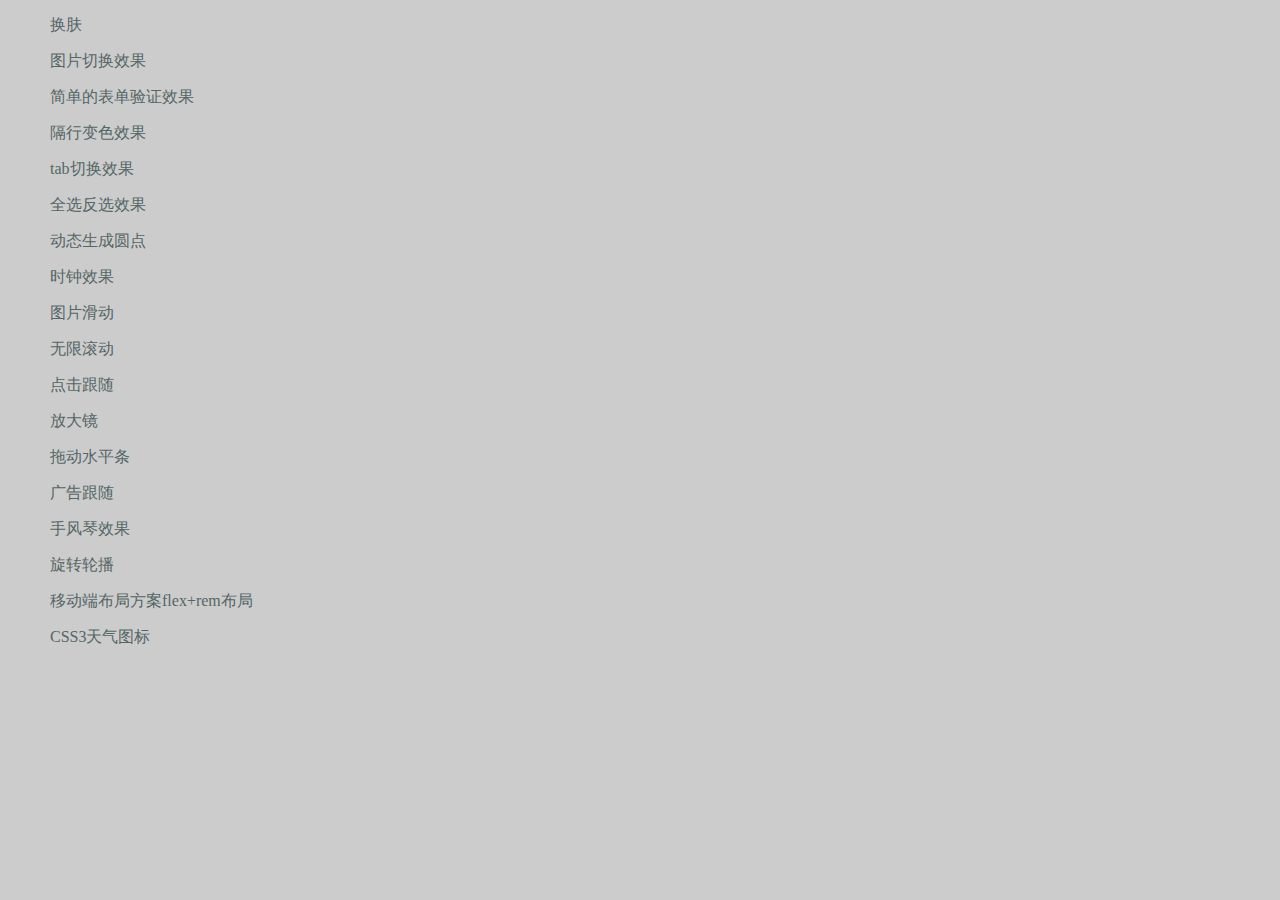
<file: index.html>
<!doctype html>
<html lang="en">
<head>
    <meta charset="UTF-8">
    <title>Document</title>
    <style>
        *{
            margin: 0;
            padding: 0;
            background-color: #ccc;
        }
        a{
            display: block;
            text-decoration: none;
            color: #566;
            margin-left: 50px;
            margin-top: 15px;
        }
        a:hover{
            color: #888;
        }
    </style>
</head>
<body>
    <a href="index/demo.html">换肤</a>
    <a href="index/demo1.html">图片切换效果</a>
    <a href="index/demo2.html">简单的表单验证效果</a>
    <a href="index/demo3.html">隔行变色效果</a>
    <a href="index/demo4.html">tab切换效果</a>
    <a href="index/demo5.html">全选反选效果</a>
    <a href="index/demo6.html">动态生成圆点</a>
    <a href="index/demo7.html">时钟效果</a>
    <a href="index/demo8.html">图片滑动</a>
    <a href="index/demo9.html">无限滚动</a>
    <a href="index/demo10.html">点击跟随</a>
    <a href="index/demo11.html">放大镜</a>
    <a href="index/demo12.html">拖动水平条</a>
    <a href="index/demo13.html">广告跟随</a>
    <a href="index/demo14.html">手风琴效果</a>
    <a href="index/demo15.html">旋转轮播</a>
    <a href="index/demo16.html">移动端布局方案flex+rem布局</a>
    <a href="index/demo17.html">CSS3天气图标</a>
</body>
</html>
</file>
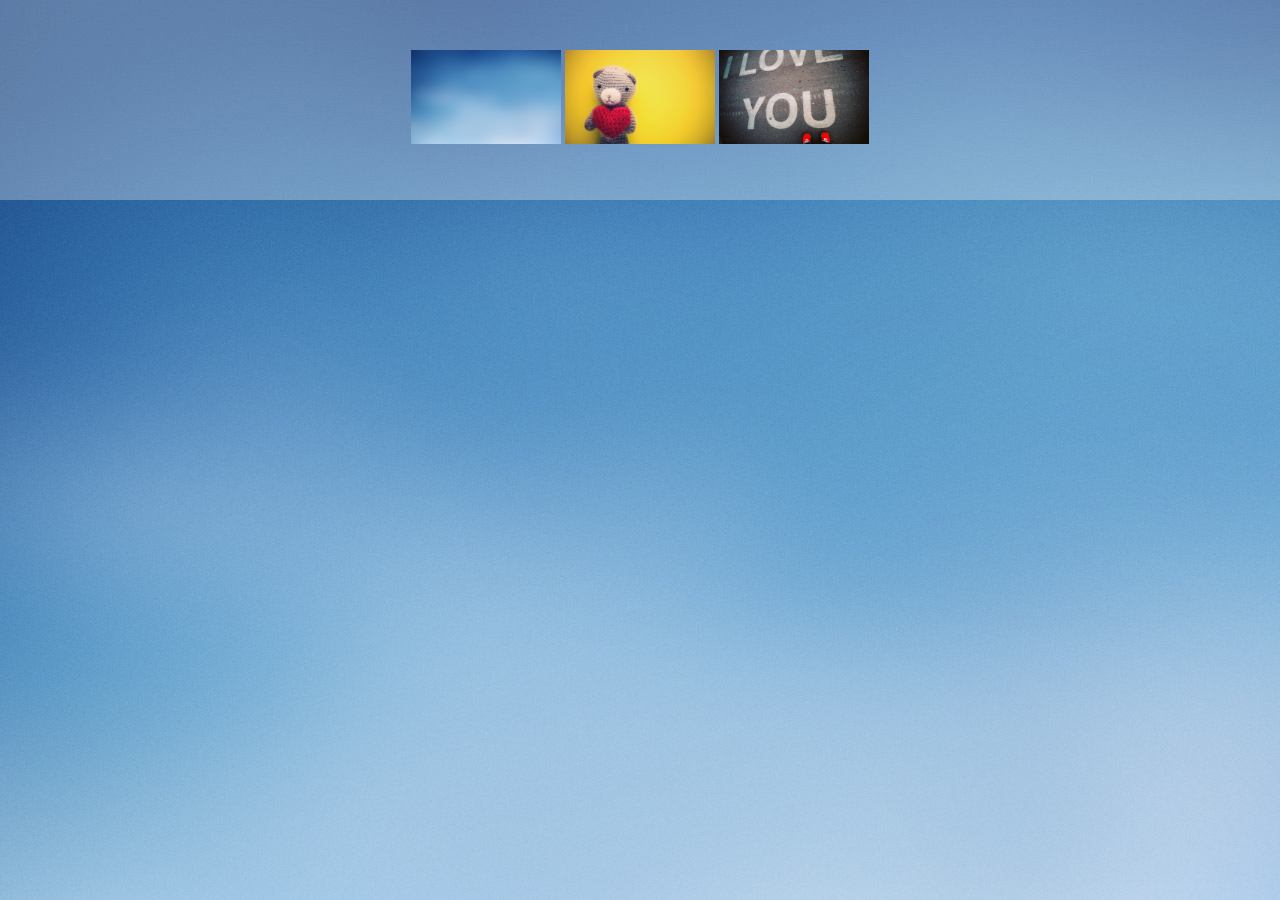
<file: index/demo.html>
<!DOCTYPE html>
<html>
<head lang="en">
    <meta charset="UTF-8">
    <title></title>
    <style>
        *{margin:0;padding:0}
        body {
            background: url(../images/1.jpg) top center;
        }
        .box {
            height: 150px;
            background: rgba(255,255,255,.3);
            text-align: center;
            padding-top:50px;
        }
        .box img {
            cursor: pointer;
        }
    </style>
    <script>
        window.onload = function(){
            /*要做事，先找人*/
            var pic1 = document.getElementById("pic1");
            var pic2 = document.getElementById("pic2");
            var pic3 = document.getElementById("pic3");
            pic1.onclick = function(){
                document.body.style.backgroundImage = "url(../images/1.jpg)";
            }
            pic2.onclick = function(){
                document.body.style.backgroundImage = "url(../images/2.jpg)";
            }
            pic3.onclick = function(){
                document.body.style.backgroundImage = "url(../images/3.jpg)";
            }
        }
    </script>
</head>
<body>
<div class="box">
    <img src="../images/1.jpg" alt="" width="150" id="pic1"/>
    <img src="../images/2.jpg" alt="" width="150" id="pic2"/>
    <img src="../images/3.jpg" alt="" width="150" id="pic3"/>
</div>
</body>
</html>
</file>
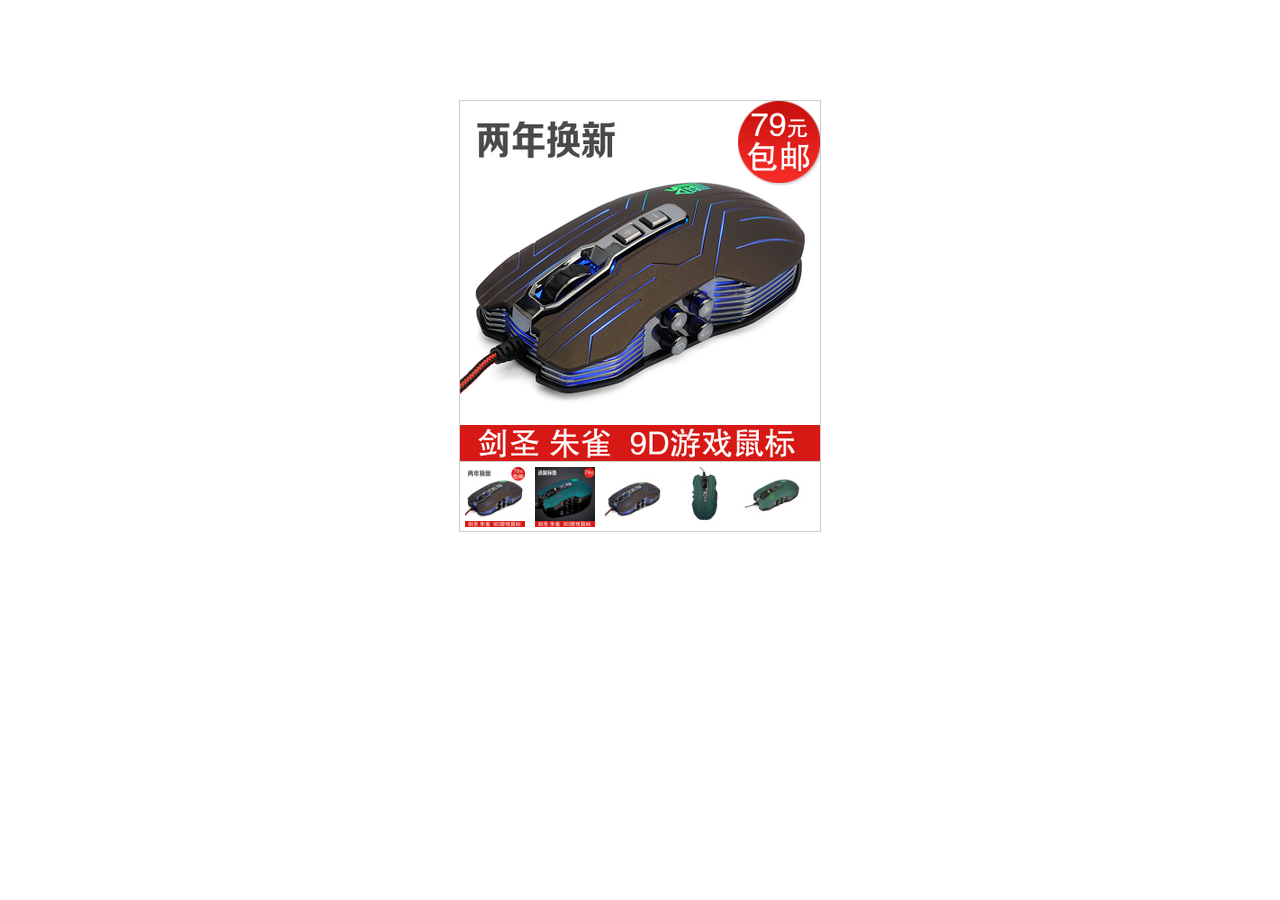
<file: index/demo1.html>
<!DOCTYPE html>
<html>
<head lang="en">
    <meta charset="UTF-8">
    <title></title>
    <style>
        *{margin:0;padding:0;}
        ul{list-style:none;}
        #box {
            height: 70px;
            width: 360px;
            padding-top: 360px;
            border:1px solid #ccc;
            margin:100px auto;
            overflow: hidden;
            background: url(../images/01big.jpg) no-repeat;
        }
        #box ul{
            overflow: hidden;
            border-top:1px solid #ccc;
        }
        #box li {
            float: left;
        }
    </style>
    <script>
        window.onload = function(){
           /*  一共有五组   这些有哪些相同的部分：
              鼠标经过   背景更换图片    我们可以吧这两个放到一个函数里面 重复使用就可以*/
            //事件源    li   事件  鼠标经过   事件处理程序   box 更换背景
          /*  var li02 = document.getElementById("li02");
            var box = document.getElementById("box");
            li02.onmouseover = function(){
                box.style.backgroundImage = "url(../images/02big.jpg)";
            }
            var li01 = document.getElementById("li01");
            var box = document.getElementById("box");
            li01.onmouseover = function(){
                box.style.backgroundImage = "url(../images/01big.jpg)";
            }*/
            var box = document.getElementById("box");
            function fn(liid,bg){  // 封装函数  参数的传递
                var obj = document.getElementById(liid);
                obj.onmouseover = function(){
                    box.style.backgroundImage = bg;
                }
            }
            fn("li01","url(../images/01big.jpg)"); // 实参  调用函数
            fn("li02","url(../images/02big.jpg)");
            fn("li03","url(../images/03big.jpg)");
            fn("li04","url(../images/04big.jpg)");
            fn("li05","url(../images/05big.jpg)");

        }
    </script>
</head>
<body>
<div id="box">
    <ul>
        <li id="li01"><img src="../images/01.jpg" alt=""/></li>
        <li id="li02"><img src="../images/02.jpg" alt=""/></li>
        <li id="li03"><img src="../images/03.jpg" alt=""/></li>
        <li id="li04"><img src="../images/04.jpg" alt=""/></li>
        <li id="li05"><img src="../images/05.jpg" alt=""/></li>
    </ul>
</div>
</body>
</html>
</file>
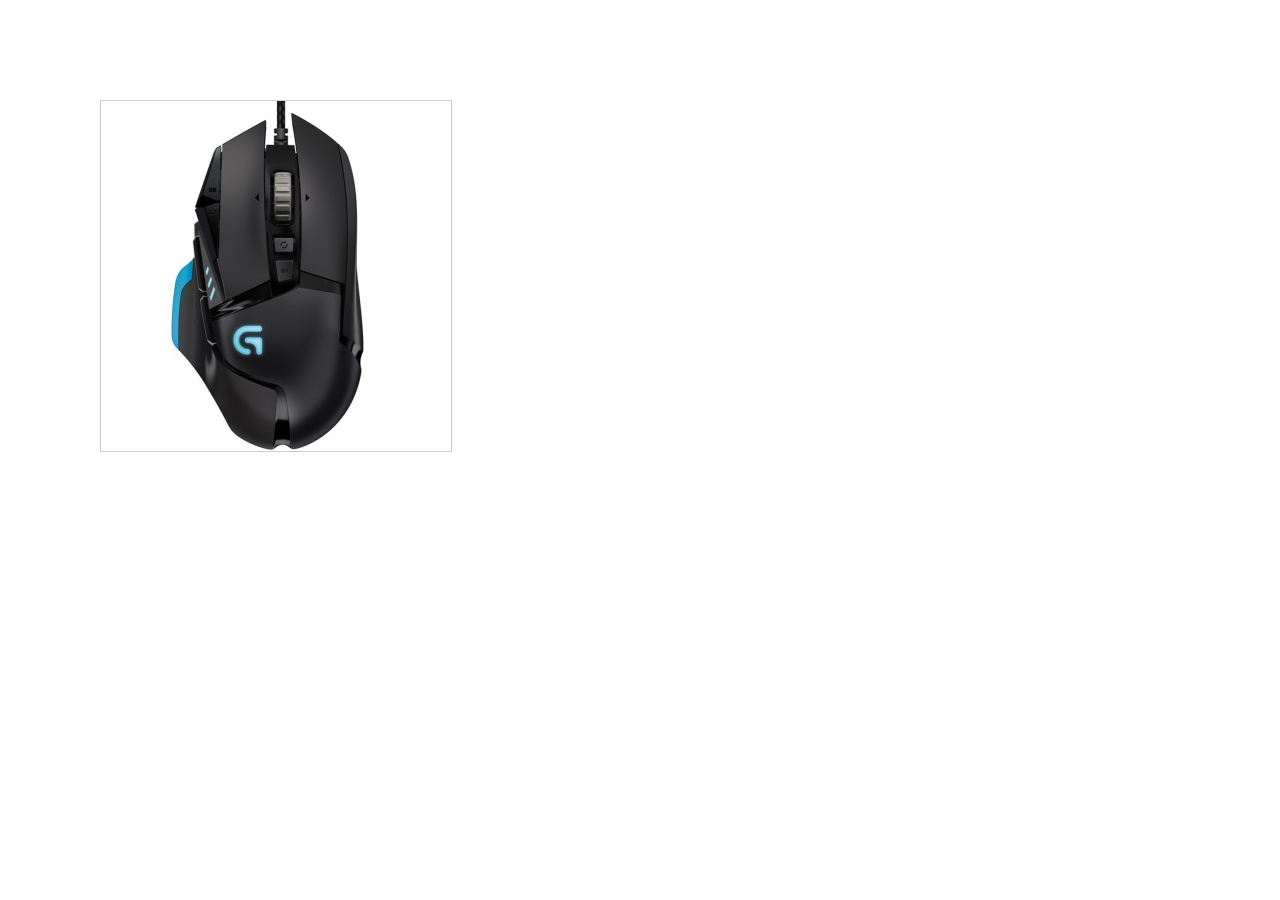
<file: index/demo11.html>
<!DOCTYPE html>
<html>
<head lang="en">
    <meta charset="UTF-8">
    <title></title>
    <style>
        * {margin: 0;padding: 0;}
        img {
            vertical-align: top;
        }
        .box {
            width: 350px;
            height: 350px;
            margin:100px;
            border: 1px solid #ccc;
            position: relative;
        }
        .big {
            width: 450px;
            height: 450px;
            position: absolute;
            top: 0;
            left: 360px;
            border: 1px solid #ccc;
            overflow: hidden;
            display: none;
        }
        .mask {
            width: 100px;
            height: 100px;
            background: rgba(255, 255, 0, 0.4);
            position: absolute;
            top: 0;
            left: 0;
            cursor: move;
            display: none;
        }
        .small {
            position: relative;
        }
        .big img {
            position: absolute;
            top: 0;
            left: 0;
        }
    </style>
</head>
<body>
<div class="box" id="fdj">
    <!--小盒子-->
    <div class="small">
        <img src="../images/001.jpg" alt=""/>
        <div class="mask"></div>
    </div>
    <div class="big">
        <img src="../images/0001.jpg" alt=""/>
    </div>
</div>
</body>
</html>
<script>
   var fdj = document.getElementById("fdj");  // 获得最大的盒子
    var small = fdj.children[0];  // 获得small 小图片 350盒子
    var big = fdj.children[1];  // 获得 大图片 800 盒子
    var mask = small.children[1];  // 小的黄色盒子
   var bigImage = big.children[0]; // 大盒子里面的图片
    small.onmouseover = function() {   // 鼠标经过显示出他们
        mask.style.display = "block";
        big.style.display = "block";
    }
    small.onmouseout = function() {
        mask.style.display = "none";
        big.style.display = "none";
    }
    //  鼠标在small 内移动
   var x = 0;
   var y = 0;
    small.onmousemove = function(event) {
        var event = event || window.event;
         x = event.clientX - this.offsetParent.offsetLeft - mask.offsetWidth /2;  // 再某个盒子内的坐标
         //alert(this.offsetLeft);
         y = event.clientY - this.offsetParent.offsetTop - mask.offsetHeight /2;
         if(x < 0)
         {
             x = 0;
         }
         else if(x > small.offsetWidth - mask.offsetWidth)
         {
             x = small.offsetWidth - mask.offsetWidth;
         }
         if(y<0)
         {
            y = 0;
         }
         else if(y > small.offsetHeight - mask.offsetHeight)
         {
             y = small.offsetHeight - mask.offsetHeight;
         }
         mask.style.left = x + "px";
         mask.style.top = y + "px";
         /*计算  ：  夫子 一顿吃 2个馒头    娇子  一顿 4个馒头
         问  夫子今天吃了 3个馒头  娇子应该吃几个？  */
         /*计算出他们的倍数   4 / 2    2倍
          3 * 2  == 6个  */
         /* 大图盒子 /  小图盒子  倍数
          我们 再小图移动的距离 *  倍数  ==  大图的位置*/
         bigImage.style.left =  -x *  big.offsetWidth /small.offsetWidth + "px";
         bigImage.style.top =  -y *  big.offsetHeight /small.offsetHeight + "px";

    }
</script>
</file>
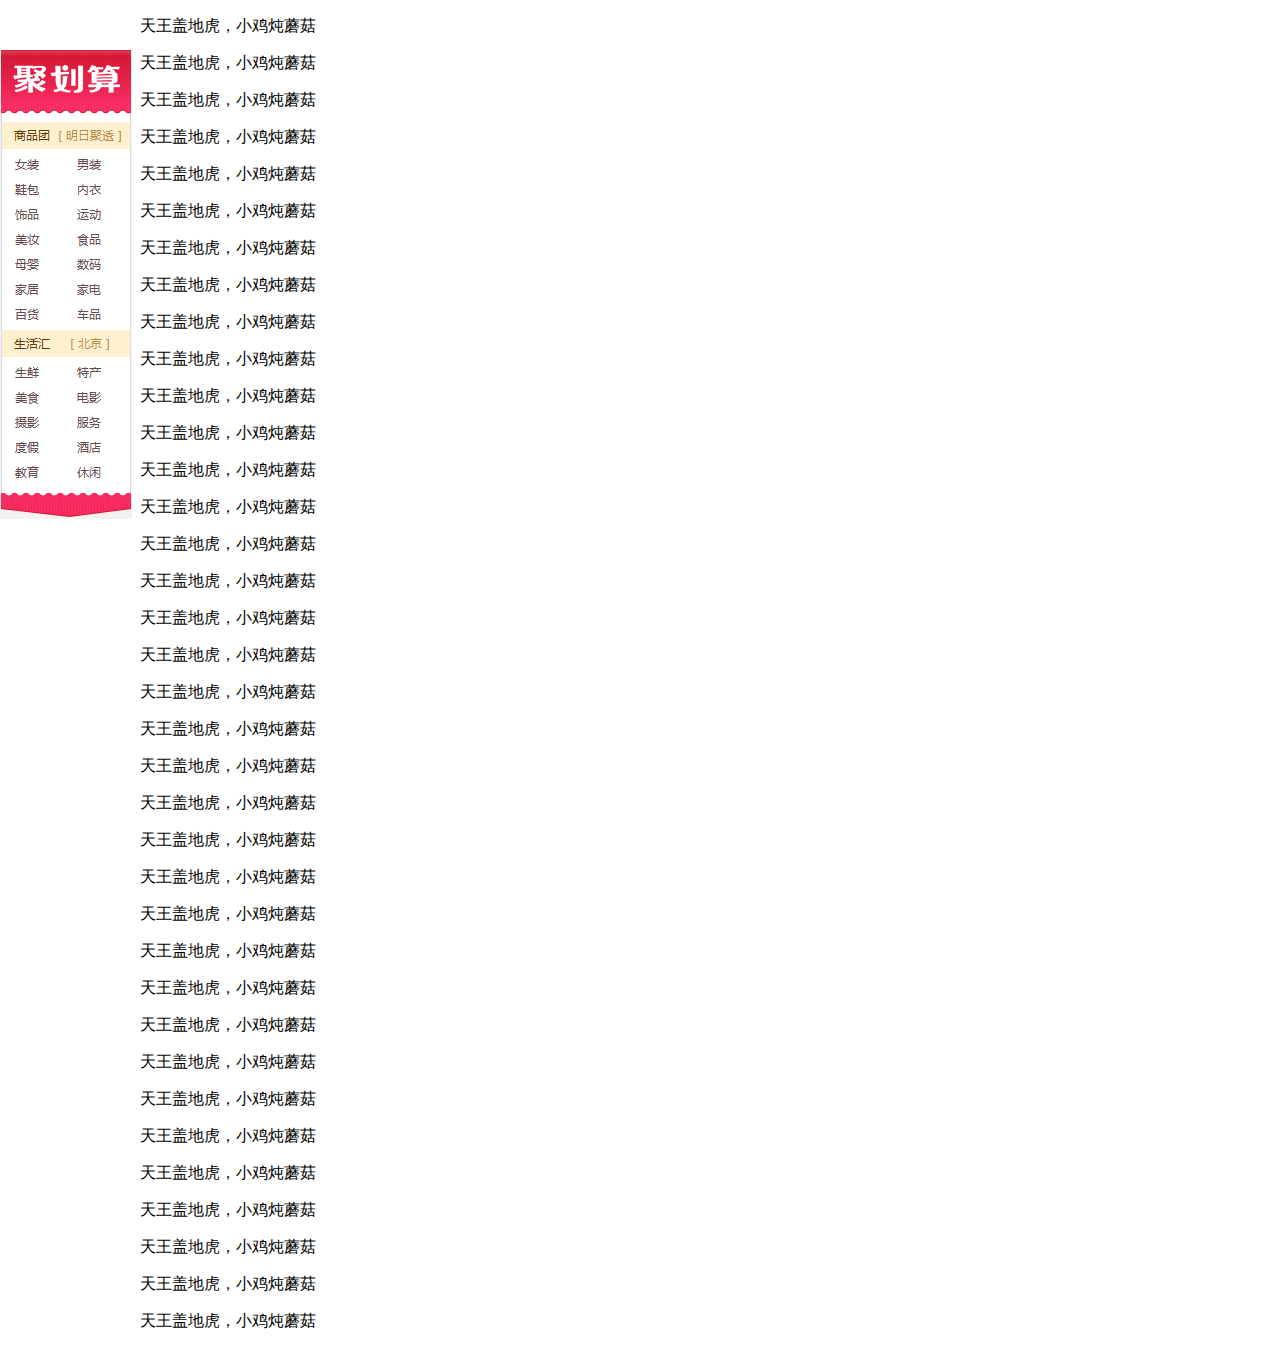
<file: index/demo13.html>
<!DOCTYPE html>
<html>
<head lang="en">
    <meta charset="UTF-8">
    <title></title>
    <style>
        img{
            position: absolute;
            left:0;
            top:50px;
        }
        #demo{
            width:1000px;
            margin:0 auto;
        }
    </style>
    <script src="my.js" type="text/javascript"></script>
    <script>
        window.onload = function() {
            var pic = $("pic");
            var leader = 0;
            var target = 0;
            var timer = null;  // 定时器
            var top = pic.offsetTop;  // 50
            window.onscroll = function() {
                clearInterval(timer);
                target = scroll().top + top;  // 把最新的 scrolltop 给  target
                timer = setInterval(function() {
                    leader = leader + (target - leader ) / 10;
                    pic.style.top = leader + 'px';
                },30)
            }
        }
    </script>
</head>
<body>
<img src="../images/aside.jpg" alt="" id="pic"/>
<div id="demo">
   <p>天王盖地虎，小鸡炖蘑菇</p>
   <p>天王盖地虎，小鸡炖蘑菇</p>
   <p>天王盖地虎，小鸡炖蘑菇</p>
   <p>天王盖地虎，小鸡炖蘑菇</p>
   <p>天王盖地虎，小鸡炖蘑菇</p>
   <p>天王盖地虎，小鸡炖蘑菇</p>
   <p>天王盖地虎，小鸡炖蘑菇</p>
   <p>天王盖地虎，小鸡炖蘑菇</p>
   <p>天王盖地虎，小鸡炖蘑菇</p>
   <p>天王盖地虎，小鸡炖蘑菇</p>
   <p>天王盖地虎，小鸡炖蘑菇</p>
   <p>天王盖地虎，小鸡炖蘑菇</p>
   <p>天王盖地虎，小鸡炖蘑菇</p>
   <p>天王盖地虎，小鸡炖蘑菇</p>
   <p>天王盖地虎，小鸡炖蘑菇</p>
   <p>天王盖地虎，小鸡炖蘑菇</p>
   <p>天王盖地虎，小鸡炖蘑菇</p>
   <p>天王盖地虎，小鸡炖蘑菇</p>
   <p>天王盖地虎，小鸡炖蘑菇</p>
   <p>天王盖地虎，小鸡炖蘑菇</p>
   <p>天王盖地虎，小鸡炖蘑菇</p>
   <p>天王盖地虎，小鸡炖蘑菇</p>
   <p>天王盖地虎，小鸡炖蘑菇</p>
   <p>天王盖地虎，小鸡炖蘑菇</p>
   <p>天王盖地虎，小鸡炖蘑菇</p>
   <p>天王盖地虎，小鸡炖蘑菇</p>
   <p>天王盖地虎，小鸡炖蘑菇</p>
   <p>天王盖地虎，小鸡炖蘑菇</p>
   <p>天王盖地虎，小鸡炖蘑菇</p>
   <p>天王盖地虎，小鸡炖蘑菇</p>
   <p>天王盖地虎，小鸡炖蘑菇</p>
   <p>天王盖地虎，小鸡炖蘑菇</p>
   <p>天王盖地虎，小鸡炖蘑菇</p>
   <p>天王盖地虎，小鸡炖蘑菇</p>
   <p>天王盖地虎，小鸡炖蘑菇</p>
   <p>天王盖地虎，小鸡炖蘑菇</p>
</div>
</body>
</html>
</file>
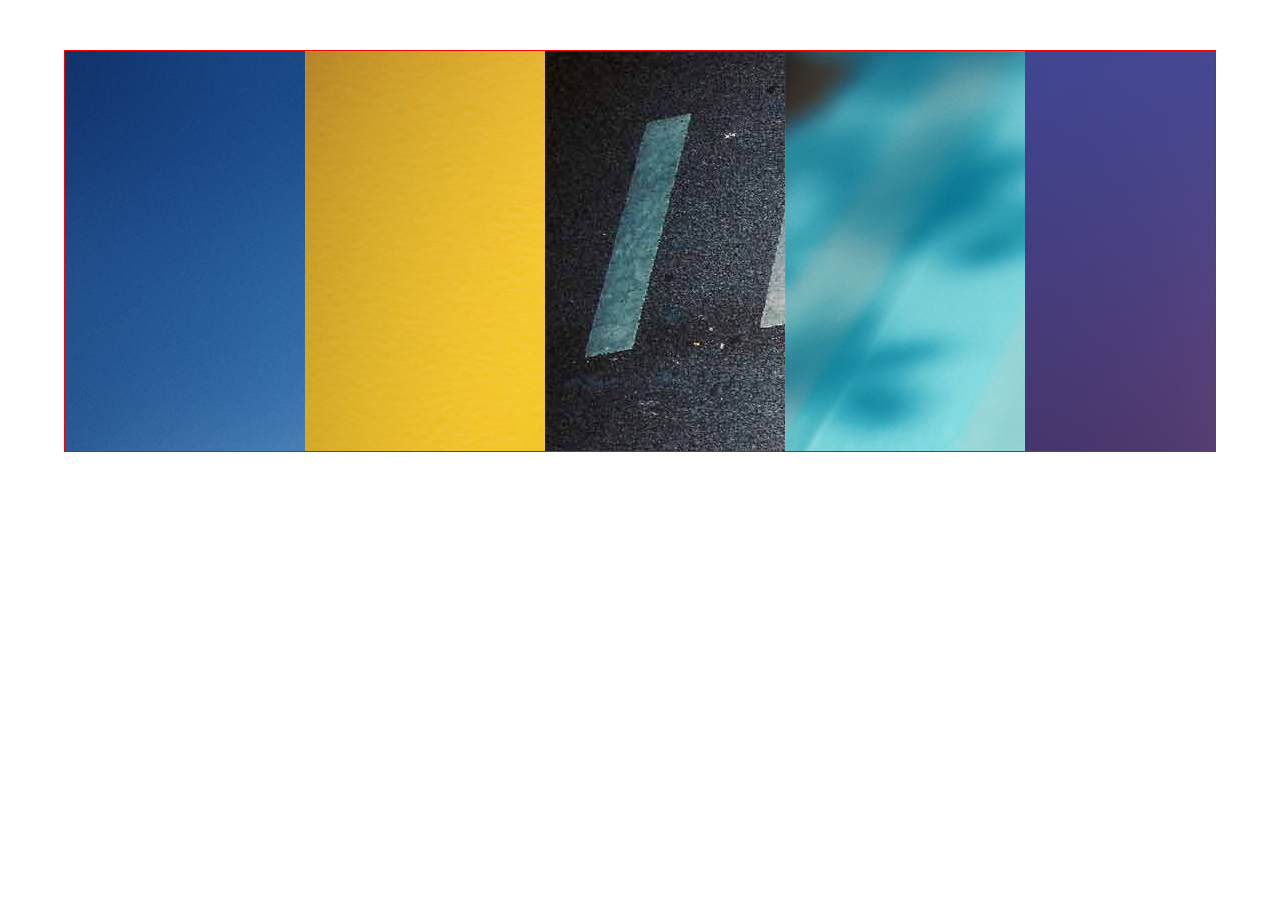
<file: index/demo14.html>
<!DOCTYPE html>
<html>
<head lang="en">
    <meta charset="UTF-8">
    <title></title>
    <style>
        ul{list-style: none}
        *{margin:0; padding:0;}
        div{
            width: 1150px;
            height: 400px;
            margin:50px auto;
            border:1px solid red;
            overflow: hidden;
        }
        div li {
            width: 240px;
            height: 400px;
            float: left;
        }
        div ul {
            width: 1300px;
        }
    </style>
</head>
<body>
<div>
    <ul>
        <li></li>
        <li></li>
        <li></li>
        <li></li>
        <li></li>
    </ul>
</div>
</body>
</html>
<script src="animate.js"></script>
<script>
    var box = document.getElementsByTagName("div")[0];
    var lis = box.children[0].children;
    for(var i=0;i<lis.length;i++)
    {
        lis[i].style.backgroundImage = "url(../images/"+(i+1)+".jpg)";
        lis[i].onmouseover = function() {
            for(var i=0;i<lis.length;i++)
            {
                animate(lis[i],{width:100});
            }
            animate(this,{width:800});
        }
        lis[i].onmouseout = function(){
            for(var i=0;i<lis.length;i++)
            {
                animate(lis[i],{width:240});
            }
         }
    }
</script>
</file>
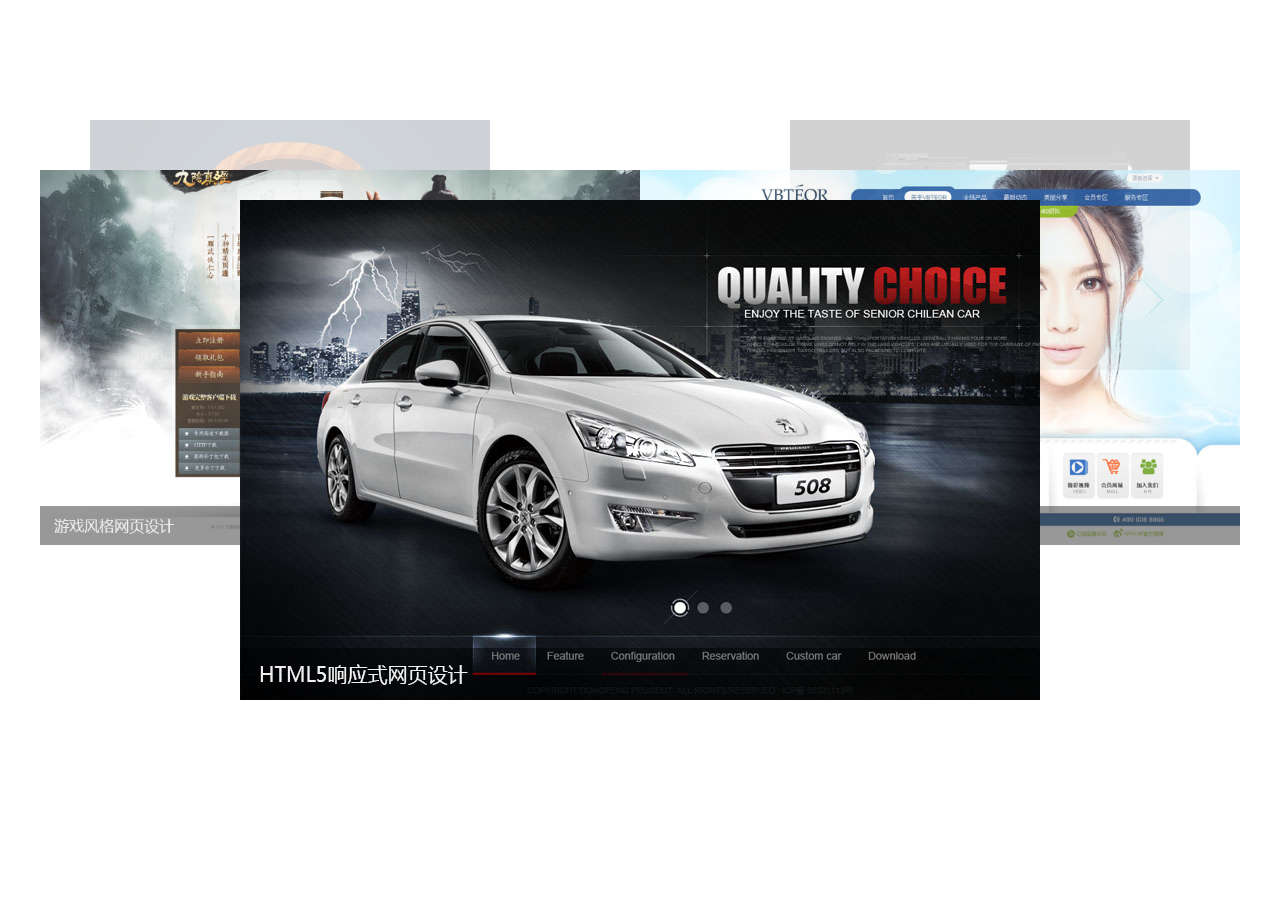
<file: index/demo15.html>
<!DOCTYPE html>
<html>
<head lang="en">
    <meta charset="UTF-8">
    <title>旋转木马轮播图</title>
    <link rel="stylesheet" href="../css/css.css"/>
</head>
<body>
<div class="wrap" id="wrap">
   <div class="slide" id="slide">
       <ul>
           <li><a href="#"><img src="../images/slidepic1.jpg" alt=""/></a></li>
           <li><a href="#"><img src="../images/slidepic2.jpg" alt=""/></a></li>
           <li><a href="#"><img src="../images/slidepic3.jpg" alt=""/></a></li>
           <li><a href="#"><img src="../images/slidepic4.jpg" alt=""/></a></li>
           <li><a href="#"><img src="../images/slidepic5.jpg" alt=""/></a></li>
       </ul>
       <div class="arrow" id="arrow">
           <a href="javascript:;" class="prev"></a>
           <a href="javascript:;" class="next"></a>
       </div>
   </div>
</div>
</body>
</html>
<script src="../js/animate.js" type="text/javascript"></script>
<script>
    var wrap = document.getElementById("wrap");  // 大盒子
    var arrow = document.getElementById("arrow");  // 三角
    var slider = document.getElementById("slide");
    var lis = slider.getElementsByTagName("li");  // 所有要操作的盒子
    wrap.onmouseover = function() {  // 鼠标经过显示和隐藏 左右两个箭头
         animate(arrow,{'opacity':100});
    }
    wrap.onmouseout = function() {
        animate(arrow,{'opacity':0});
    }
    //  存储了每个图片的信息
    var json = [
        {   //  1
            width:400,
            top:20,
            left:50,
            opacity:20,
            z:2
        },
        {  // 2
            width:600,
            top:70,
            left:0,
            opacity:80,
            z:3
        },
        {   // 3
            width:800,
            top:100,
            left:200,
            opacity:100,
            z:4
        },
        {  // 4
            width:600,
            top:70,
            left:600,
            opacity:80,
            z:3
        },
        {   //5
            width:400,
            top:20,
            left:750,
            opacity:20,
            z:2
        }
    ];
    //  两个按钮点击事件
    // 函数节流
    var jieliu = true; //  用来控制函数节奏的 变量
    var as = arrow.children;
    change();
    for(var k in as)
    {
        as[k].onclick = function() {
            if(this.className == "prev")
            {
                //  alert("左侧")  移除第一个   放到json 最后一个
                if(jieliu == true)
                {
                    change(false);
                    jieliu = false;  // 点击完毕之后，立马取反
                }

            }
            else
            {
               // alert('右侧');   把 最后一个json 删除   并且把最后一个添加到json 第一个位置
                if(jieliu == true)
                {
                    change(true);
                    jieliu = false;  // 点击完毕之后，立马取反
                }
            }
        }
    }

    function change(flag) {
        //  来判断
        if(flag)
        {
            // 把 最后一个json 删除   并且把最后一个添加到json 第一个位置
             json.unshift(json.pop());
        }
        else
        {
            //   移除第一个   放到json 最后一个
            json.push(json.shift());
        }
      // 为什么给for呢？ 以为我们的json 有5个  盒子li 有 5个
        for(var i=0;i<json.length; i++)
        {
            animate(lis[i],{
                width: json[i].width,
                top: json[i].top,
                left: json[i].left,
                opacity:json[i].opacity,
                zIndex:json[i].z
            },function(){ jieliu = true;})  // 回调函数是等动画执行完毕  才行
        }
    }

</script>
</file>
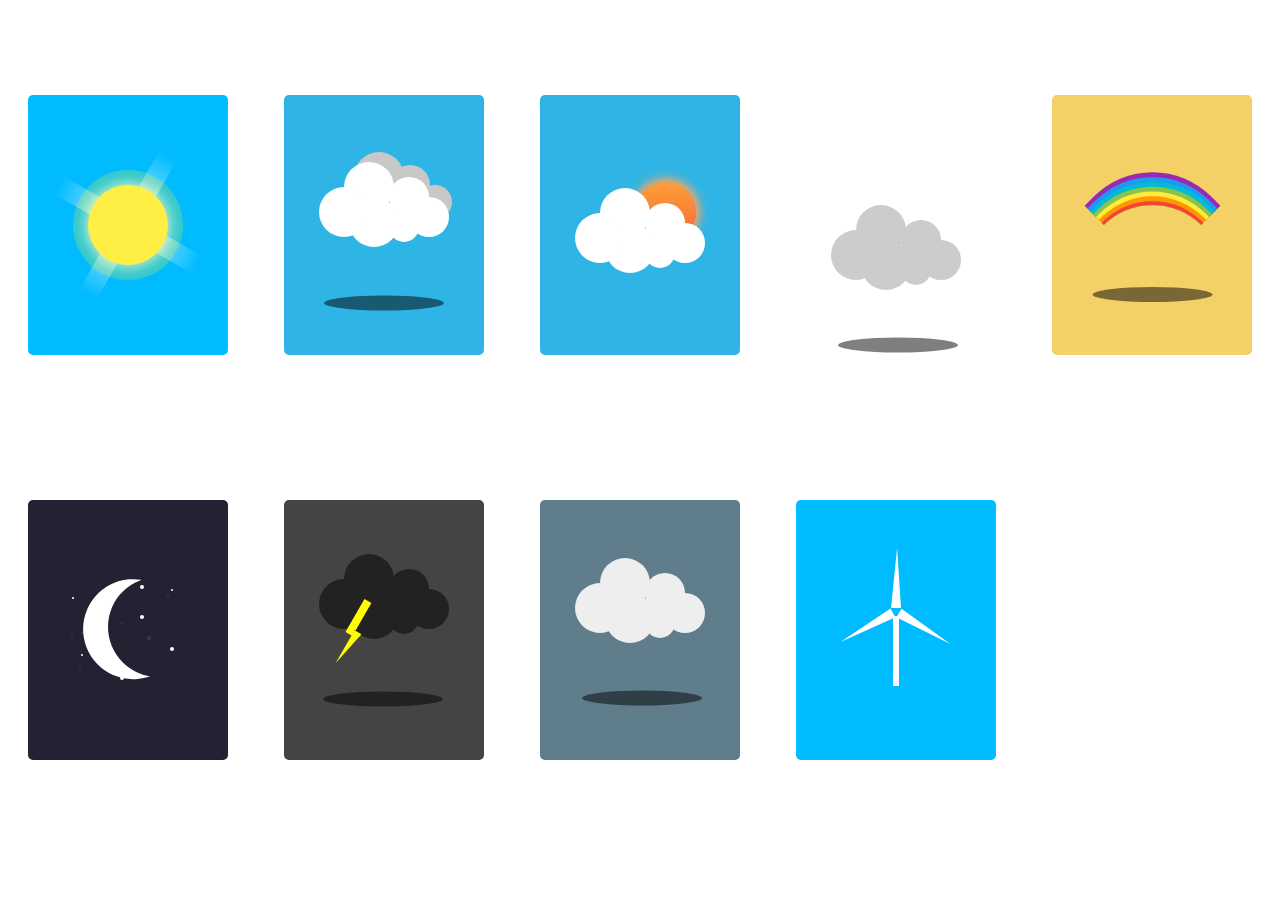
<file: index/demo17.html>
<!doctype html>
<html lang="en">
<head>
    <meta charset="UTF-8">
    <title>Document</title>
    <style>
        body{
            width: 100%;
            height: 100%;
            padding: 0;
            margin: 0;
        }
        /*sun*/
        .sun{
            position: absolute;
            top: 25%;
            left: 10%;
            width:200px;
            height:260px;
            transform: translate(-50%, -50%);
            background:#0BF;
            border-radius:5px;
        }
        .sun:before{
            content:"";
            position: absolute;
            width: 80px;
            height: 80px;
            left: 50%;
            top: 50%;
            transform: translate(-50%, -50%);
            border-radius:50%;
            background:rgba(255, 238, 68, 1);
            box-shadow: 0 0 0 15px rgba(255,255,0,0.2),0 0 15px #fff;
            z-index:-10;
        }
        .sun:after{
            content:"";
            position: absolute;
            top: 50%;
            left: 50%;
            height: 160px;
            width: 160px;
            transform: translate(-50%, -50%) rotate(30deg);
            z-index:-100;
            background-image:
                    -webkit-linear-gradient(top,rgba(255,255,255,0) 0%, rgba(255,255,255,0.8) 50%, rgba(255,255,255,0) 100%),
                    -webkit-linear-gradient(left,rgba(255,255,255,0) 0%, rgba(255,255,255,0.8) 50%, rgba(255,255,255,0) 100%);
            background-size: 20px 100%, 100% 20px;
            background-repeat: no-repeat;
            background-position: center center, center center;
            animation:sunRotate 10s linear infinite;
        }
        @keyframes sunRotate{
            0%{
                transform: translate(-50%, -50%) rotate(30deg);
            }
            100%{
                transform: translate(-50%, -50%) rotate(390deg);
            }
        }
        /*cloudy*/
        .cloudy{
            position: absolute;
            top: 25%;
            left: 30%;
            width:200px;
            height:260px;
            transform: translate(-50%, -50%);
            background:#2EB5E5;
            border-radius:5px;
        }
        .cloudy:before {
            content: "";
            text-indent:23px;
            font-size:22px;
            line-height:40px;
            color:#333;
            position: absolute;
            height: 50px;width: 50px;
            background: #FFFFFF;
            left:30%;
            top:45%;
            transform: translate(-50%, -50%);
            border-radius: 50%;
            box-shadow:
                    #FFFFFF 65px -15px 0 -5px,
                    #FFFFFF 25px -25px,
                    #FFFFFF 30px 10px,
                    #FFFFFF 60px 15px 0 -10px,
                    #FFFFFF 85px 5px 0 -5px,
                    #C8C8C8 35px -35px,
                    #C8C8C8 66px -27px 0 -5px,
                    #C8C8C8 91px -10px 0 -8px;
            animation: cloudy 5s ease-in-out infinite;
        }
        .cloudy:after{
            content:"";
            position: absolute;
            top: 80%;
            left: 50%;
            height: 15px;
            width: 120px;
            background:rgba(0,0,0,.5);
            border-radius: 50%;
            transform: translate(-50%, -50%);
            animation: cloudy_shadow 5s ease-in-out infinite;
        }
        @keyframes cloudy {
            50%{
                transform: translate(-50%, -70%);
            }
            100%{
                transform: translate(-50%, -50%);
            }
        }
        @keyframes cloudy_shadow {
            50%{
                transform: translate(-50%, -50%) scale(0.8);
                background:rgba(0,0,0,.2);
            }
            100%{
                transform: translate(-50%, -50%) scale(1);
                background:rgba(0,0,0,.5);
            }
        }
        /*cloudy2*/
        .cloudy2{
            position: absolute;
            top: 25%;
            left: 50%;
            width:200px;
            height:260px;
            transform: translate(-50%, -50%);
            background:#2EB5E5;
            border-radius:5px;
        }
        .cloudy2:before {
            content: "";
            text-indent:23px;
            font-size:22px;
            line-height:40px;
            color:#333;
            position: absolute;
            height: 50px;width: 50px;
            background: #FFFFFF;
            left:30%;
            top:55%;
            transform: translate(-50%, -50%);
            border-radius: 50%;
            z-index:100;
            box-shadow:
                    #FFFFFF 65px -15px 0 -5px,
                    #FFFFFF 25px -25px,
                    #FFFFFF 30px 10px,
                    #FFFFFF 60px 15px 0 -10px,
                    #FFFFFF 85px 5px 0 -5px;
            animation: cloudy2 5s ease-in-out infinite;
        }
        .cloudy2:after{
            content:"";
            position: absolute;
            top: 45%;left: 63%;
            height: 60px;
            width: 60px;
            z-index:10;
            background:linear-gradient(180deg,#FE9F38 0%, #F46635 100%);
            border-radius: 50%;
            transform: translate(-50%, -50%);
            box-shadow: 0 0 10px 4px #FFA563;
            animation: cloudy2 10s ease-in-out infinite;
        }
        @keyframes cloudy2 {
            50%{
                transform: translate(-50%, -70%);
            }
            100%{
                transform: translate(-50%, -50%);
            }
        }
        /*rainy*/
        .rainy {
            position: absolute;
            width: 3px;
            height: 6px;
            top: 25%;
            left: 70%;
            background: #CCCCCC;
            border-radius: 50%;
            animation: rainy_rain .7s infinite linear;
        }
        .rainy:before {
            content: "";
            color: #333;
            position: absolute;
            height: 50px;
            width: 50px;
            top: 30px;
            left: -40px;
            background: #CCC;
            transform: translate(-50%, -50%);
            border-radius: 50%;
            box-shadow: #CCC 65px -15px 0 -5px, #CCC 25px -25px, #CCC 30px 10px, #CCC 60px 15px 0 -10px, #CCC 85px 5px 0 -5px;
            animation: cloudy 5s ease-in-out infinite;
        }
        .rainy:after {
            content: "";
            position: absolute;
            top: 120px;
            left: 50%;
            height: 15px;
            width: 120px;
            background: rgba(0, 0, 0, .5);
            border-radius: 50%;
            transform: translate(-50%, -50%);
            animation: cloudy_shadow 5s ease-in-out infinite;
        }
        @keyframes cloudy {
            50% {
                transform: translate(-50%, -70%);
            }
            100% {
                transform: translate(-50%, -50%);
            }
        }
        @keyframes cloudy_shadow {
            50% {
                transform: translate(-50%, -50%) scale(0.8);
                background: rgba(0, 0, 0, .2);
            }
            100% {
                transform: translate(-50%, -50%) scale(1);
                background: rgba(0, 0, 0, .5);
            }
        }
        @keyframes rainy_rain {
            0% {
                box-shadow: rgba(0, 0, 0, 0) -10px 30px, rgba(0, 0, 0, 0) 40px 40px, rgba(0, 0, 0, .3) -50px 75px, rgba(0, 0, 0, .3) 55px 50px, rgba(0, 0, 0, .3) -18px 100px, rgba(0, 0, 0, .3) 12px 95px, rgba(0, 0, 0, .3) -31px 45px, rgba(0, 0, 0, .3) 30px 35px;
            }
            25% {
                box-shadow: rgba(0, 0, 0, .3) -10px 45px, rgba(0, 0, 0, .3) 40px 60px, rgba(0, 0, 0, .3) -50px 90px, rgba(0, 0, 0, .3) 55px 65px, rgba(0, 0, 0, 0) -18px 120px, rgba(0, 0, 0, 0) 12px 120px, rgba(0, 0, 0, .3) -31px 70px, rgba(0, 0, 0, .3) 30px 60px;
            }
            26% {
                box-shadow: rgba(0, 0, 0, .3) -10px 45px, rgba(0, 0, 0, .3) 40px 60px, rgba(0, 0, 0, .3) -50px 90px, rgba(0, 0, 0, .3) 55px 65px, rgba(0, 0, 0, 0) -18px 40px, rgba(0, 0, 0, 0) 12px 20px, rgba(0, 0, 0, .3) -31px 70px, rgba(0, 0, 0, .3) 30px 60px;
            }
            50% {
                box-shadow: rgba(0, 0, 0, .3) -10px 70px, rgba(0, 0, 0, .3) 40px 80px, rgba(0, 0, 0, 0) -50px 100px, rgba(0, 0, 0, .3) 55px 80px, rgba(0, 0, 0, .3) -18px 60px, rgba(0, 0, 0, .3) 12px 45px, rgba(0, 0, 0, .3) -31px 95px, rgba(0, 0, 0, .3) 30px 85px;
            }
            51% {
                box-shadow: rgba(0, 0, 0, .3) -10px 70px, rgba(0, 0, 0, .3) 40px 80px, rgba(0, 0, 0, 0) -50px 45px, rgba(0, 0, 0, .3) 55px 80px, rgba(0, 0, 0, .3) -18px 60px, rgba(0, 0, 0, .3) 12px 45px, rgba(0, 0, 0, .3) -31px 95px, rgba(0, 0, 0, .3) 30px 85px;
            }
            75% {
                box-shadow: rgba(0, 0, 0, .3) -10px 95px, rgba(0, 0, 0, .3) 40px 100px, rgba(0, 0, 0, .3) -50px 60px, rgba(0, 0, 0, 0) 55px 95px, rgba(0, 0, 0, .3) -18px 80px, rgba(0, 0, 0, .3) 12px 70px, rgba(0, 0, 0, 0) -31px 120px, rgba(0, 0, 0, 0) 30px 110px;
            }
            76% {
                box-shadow: rgba(0, 0, 0, .3) -10px 95px, rgba(0, 0, 0, .3) 40px 100px, rgba(0, 0, 0, .3) -50px 60px, rgba(0, 0, 0, 0) 55px 35px, rgba(0, 0, 0, .3) -18px 80px, rgba(0, 0, 0, .3) 12px 70px, rgba(0, 0, 0, 0) -31px 25px, rgba(0, 0, 0, 0) 30px 15px;
            }
            100% {
                box-shadow: rgba(0, 0, 0, 0) -10px 120px, rgba(0, 0, 0, 0) 40px 120px, rgba(0, 0, 0, .3) -50px 75px, rgba(0, 0, 0, .3) 55px 50px, rgba(0, 0, 0, .3) -18px 100px, rgba(0, 0, 0, .3) 12px 95px, rgba(0, 0, 0, .3) -31px 45px, rgba(0, 0, 0, .3) 30px 35px;
            }
        }
        /*rainbow*/
        .rainbow-container{
            position: absolute;
            top: 25%;
            left: 90%;
            width:200px;
            height:260px;
            transform: translate(-50%, -50%);
            background:#F3D166;
            border-radius:5px;
        }
        .rainbow{
            position:absolute;
            top: 50%;
            left: 50%;
            transform: translate(-50%, -50%);
            height: 1px;width: 1px;
        }
        .rainbow:before{
            content:"";
            position:absolute;
            top: 50%;left: 50%;
            transform: translate(-50%, -50%) rotate(45deg);
            height: 70px;width: 70px;
            border-radius: 100px 0 0 0;
            box-shadow:
                    #F44336 -2px -2px 0 1px,
                    #FF9800 -4px -4px 0 3px,
                    #FFEB3B -6px -6px 0 5px,
                    #8BC34A -8px -8px 0 7px,
                    #00BCD4 -10px -10px 0 9px,
                    #2196F3 -12px -12px 0 11px,
                    #9C27B0 -14px -14px 0 13px;
            animation: rainbow 5s ease-in-out infinite;
        }
        .rainbow:after{
            content: "";
            position: absolute;
            top: 70px;
            left: 50%;
            height: 15px;
            width: 120px;
            background: rgba(0, 0, 0, .5);
            border-radius: 50%;
            transform: translate(-50%, -50%);
            animation: cloudy_shadow 5s ease-in-out infinite;
        }
        @keyframes rainbow {
            50% {
                transform: translate(-50%, -55%) rotate(30deg);
            }
            100% {
                transform: translate(-50%, -50%) rotate(45deg);
            }
        }
        @keyframes cloudy_shadow {
            50% {
                transform: translate(-50%, -50%) scale(0.8);
                background: rgba(0, 0, 0, .2);
            }
            100% {
                transform: translate(-50%, -50%) scale(1);
                background: rgba(0, 0, 0, .5);
            }
        }
        /*starry*/
        .starry-container{
            position: absolute;
            top: 70%;
            left: 10%;
            width:200px;
            height:260px;
            transform: translate(-50%, -50%);
            background:#222233;
            border-radius:5px;
        }
        .starry{
            position:absolute;
            top: 30%;left: 40%;
            transform: translate(-50%, -50%);
            height: 4px;width: 4px;
            border-radius:50%;
            box-shadow:
                    #FFFFFF -26px 77px 0 -1px,
                    rgba(255,255,255,0.1) -36px 59px 0 -1px,
                    rgba(255,255,255,0.1) -28px 89px 0 -1px,
                    #FFFFFF -35px 20px 0 -1px,
                    #FFFFFF 14px 100px,
                    rgba(255,255,255,0.1) 41px 60px,
                    #FFFFFF 34px 39px,
                    rgba(255,255,255,0.1) 14px 45px 0 -1px,
                    #FFFFFF 64px 12px 0 -1px,
                    rgba(255,255,255,0.1) 32px 96px 0 -1px,
                    #FFFFFF 64px 71px,
                    rgba(255,255,255,0.1) 60px 18px 0 -1px,
                    #FFFFFF 34px 9px,
                    rgba(255,255,255,0.1) -26px 55px 0 -1px;
            animation: starry_star 5s ease-in-out infinite;
        }
        .starry:before{
            content:"";
            position:absolute;
            top: 20%;left: 50%;
            width:100px;height:100px;
            box-shadow: #FFFFFF -25px 0;
            transform: rotate(-5deg);
            border-radius: 50%;
            animation: starry 5s ease-in-out infinite;
        }
        @keyframes starry {
            50% {
                transform: rotate(10deg);
            }
        }
        @keyframes starry_star{
            50%{
                box-shadow:
                        rgba(255,255,255,0.1) -26px 77px 0 -1px,
                        #FFF -36px 59px 0 -1px,
                        #FFF -28px 89px 0 -1px,
                        rgba(255,255,255,0.1) -35px 20px 0 -1px,
                        rgba(255,255,255,0.1) 14px 100px,
                        #FFF 41px 60px,
                        rgba(255,255,255,0.1) 34px 39px,
                        #FFF 14px 45px 0 -1px,
                        rgba(255,255,255,0.1) 64px 12px 0 -1px,
                        #FFF 32px 96px 0 -1px,
                        rgba(255,255,255,0.1) 64px 71px,
                        #FFF 60px 18px 0 -1px,
                        rgba(255,255,255,0.1) 34px 9px,
                        #FFF -26px 55px 0 -1px;
            }
        }
        /*thunder*/
        .thunder-container {
            position: absolute;
            top: 70%;
            left: 30%;
            width: 200px;
            height: 260px;
            transform: translate(-50%, -50%);
            background: #444;
            border-radius: 5px;
        }
        .thunder {
            color: #333;
            position: absolute;
            height: 50px;
            width: 50px;
            top: 40%;
            left: 30%;
            background: #222;
            transform: translate(-50%, -50%);
            border-radius: 50%;
            box-shadow:
                    #222 65px -15px 0 -5px,
                    #222 25px -25px,
                    #222 30px 10px,
                    #222 60px 15px 0 -10px,
                    #222 85px 5px 0 -5px;
            animation: cloudy 5s ease-in-out infinite;
        }
        .thunder:before {
            content: "";
            position: absolute;
            top: 60px;
            left: 60px;
            border-left: 0px solid transparent;
            border-right: 8px solid transparent;
            border-top: 38px solid yellow;
            box-shadow: yellow -7px -32px;
            transform:rotate(30deg);
            transform-origin:center -50px;
            animation:stormy_thunder 2s steps(1, end) infinite;;
        }
        .thunder:after {
            content: "";
            position: absolute;
            top: 120px;
            left: 64px;
            height: 15px;
            width: 120px;
            background: rgba(0, 0, 0, .5);
            border-radius: 50%;
            z-index:-1;
            transform: translate(-50%, -50%);
            animation: cloudy_shadow 5s ease-in-out infinite;
        }
        @keyframes cloudy {
            50% {
                transform: translate(-50%, -30px);
            }
        }
        @keyframes cloudy_shadow {
            50% {
                transform: translate(-50%, 0) scale(0.8);
                background: rgba(0, 0, 0, .2);
            }
        }
        @keyframes stormy_thunder{
            0% { transform: rotate(30deg); opacity:1; }
            5% { transform: rotate(-34deg); opacity:1; }
            10% { transform: rotate(0deg); opacity:1; }
            15% { transform: rotate(-34deg); opacity:0; }
        }
        /*snow*/
        .snowy-container {
            position: absolute;
            top: 70%;
            left: 50%;
            width: 200px;
            height: 260px;
            transform: translate(-50%, -50%);
            text-align: center;
            font-size: 200%;
            color: #fff;
            background: #607D8B;
            border-radius: 5px;
        }
        .snowy {
            position: absolute;
            width: 4px;
            height: 4px;
            border-radius:50%;
            top: 30%;
            left: 50%;
            background: #fff;
            border-radius: 50%;
            animation: snowy_rain 2s infinite linear;
        }
        .snowy:before {
            content: "";
            color: #333;
            position: absolute;
            height: 50px;
            width: 50px;
            top: 30px;
            left: -40px;
            background: #eee;
            transform: translate(-50%, -50%);
            border-radius: 50%;
            box-shadow:
                    #eee 65px -15px 0 -5px,
                    #eee 25px -25px,
                    #eee 30px 10px,
                    #eee 60px 15px 0 -10px,
                    #eee 85px 5px 0 -5px;
            animation: cloudy 5s ease-in-out infinite;
        }
        .snowy:after {
            content: "";
            position: absolute;
            top: 120px;
            left: 50%;
            height: 15px;
            width: 120px;
            background: rgba(0, 0, 0, .5);
            border-radius: 50%;
            transform: translate(-50%, -50%);
            animation: cloudy_shadow 5s ease-in-out infinite;
        }
        @keyframes cloudy {
            50% {
                transform: translate(-50%, -70%);
            }
            100% {
                transform: translate(-50%, -50%);
            }
        }
        @keyframes cloudy_shadow {
            50% {
                transform: translate(-50%, -50%) scale(0.8);
                background: rgba(0, 0, 0, .2);
            }
            100% {
                transform: translate(-50%, -50%) scale(1);
                background: rgba(0, 0, 0, .5);
            }
        }
        @keyframes snowy_rain {
            0% {
                box-shadow:
                        rgba(255, 255, 255, 0) -10px 30px,
                        rgba(255, 255, 255, 0) 40px 40px,
                        rgba(255, 255, 255, .6) -50px 75px,
                        rgba(255, 255, 255, .6) 55px 50px,
                        rgba(255, 255, 255, .6) -18px 100px,
                        rgba(255, 255, 255, .6) 12px 95px,
                        rgba(255, 255, 255, .6) -31px 45px,
                        rgba(255, 255, 255, .6) 30px 35px;
            }
            25% {
                box-shadow:
                        rgba(255, 255, 255, .6) -10px 45px,
                        rgba(255, 255, 255, .6) 40px 60px,
                        rgba(255, 255, 255, .6) -50px 90px,
                        rgba(255, 255, 255, .6) 55px 65px,
                        rgba(255, 255, 255, 0) -18px 120px,
                        rgba(255, 255, 255, 0) 12px 120px,
                        rgba(255, 255, 255, .6) -31px 70px,
                        rgba(255, 255, 255, .6) 30px 60px;
            }
            26% {
                box-shadow:
                        rgba(255, 255, 255, .6) -10px 45px,
                        rgba(255, 255, 255, .6) 40px 60px,
                        rgba(255, 255, 255, .6) -50px 90px,
                        rgba(255, 255, 255, .6) 55px 65px,
                        rgba(255, 255, 255, 0) -18px 40px,
                        rgba(255, 255, 255, 0) 12px 20px,
                        rgba(255, 255, 255, .6) -31px 70px,
                        rgba(255, 255, 255, .6) 30px 60px;
            }
            50% {
                box-shadow:
                        rgba(255, 255, 255, .6) -10px 70px,
                        rgba(255, 255, 255, .6) 40px 80px,
                        rgba(255, 255, 255, 0) -50px 100px,
                        rgba(255, 255, 255, .6) 55px 80px,
                        rgba(255, 255, 255, .6) -18px 60px,
                        rgba(255, 255, 255, .6) 12px 45px,
                        rgba(255, 255, 255, .6) -31px 95px,
                        rgba(255, 255, 255, .6) 30px 85px;
            }
            51% {
                box-shadow:
                        rgba(255, 255, 255, .6) -10px 70px,
                        rgba(255, 255, 255, .6) 40px 80px,
                        rgba(255, 255, 255, 0) -50px 45px,
                        rgba(255, 255, 255, .6) 55px 80px,
                        rgba(255, 255, 255, .6) -18px 60px,
                        rgba(255, 255, 255, .6) 12px 45px,
                        rgba(255, 255, 255, .6) -31px 95px,
                        rgba(255, 255, 255, .6) 30px 85px;
            }
            75% {
                box-shadow:
                        rgba(255, 255, 255, .6) -10px 95px,
                        rgba(255, 255, 255, .6) 40px 100px,
                        rgba(255, 255, 255, .6) -50px 60px,
                        rgba(255, 255, 255, 0) 55px 95px,
                        rgba(255, 255, 255, .6) -18px 80px,
                        rgba(255, 255, 255, .6) 12px 70px,
                        rgba(255, 255, 255, 0) -31px 120px,
                        rgba(255, 255, 255, 0) 30px 110px;
            }
            76% {
                box-shadow:
                        rgba(255, 255, 255, .6) -10px 95px,
                        rgba(255, 255, 255, .6) 40px 100px,
                        rgba(255, 255, 255, .6) -50px 60px,
                        rgba(255, 255, 255, 0) 55px 35px,
                        rgba(255, 255, 255, .6) -18px 80px,
                        rgba(255, 255, 255, .6) 12px 70px,
                        rgba(255, 255, 255, 0) -31px 25px,
                        rgba(255, 255, 255, 0) 30px 15px;
            }
            100% {
                box-shadow:
                        rgba(255, 255, 255, 0) -10px 120px,
                        rgba(255, 255, 255, 0) 40px 120px,
                        rgba(255, 255, 255, .6) -50px 75px,
                        rgba(255, 255, 255, .6) 55px 50px,
                        rgba(255, 255, 255, .6) -18px 100px,
                        rgba(255, 255, 255, .6) 12px 95px,
                        rgba(255, 255, 255, .6) -31px 45px,
                        rgba(255, 255, 255, .6) 30px 35px;
            }
        }
        /*breeze*/
        .breeze-container{
            position: absolute;
            top: 70%;left: 70%;
            width:200px;height:260px;
            transform: translate(-50%, -50%);
            text-align:center;
            font-size:200%;
            color:#fff;
            background:#00BBFF;
            border-radius:5px;
        }
        .breeze-container:after{
            content:"";
            position:absolute;
            top:58%;
            left:50%;
            transform: translate(-50%, -50%);
            width:6px;
            height:70px;
            background:#fff;
        }
        .breeze{
            position:absolute;
            top: 30%;
            left: 50%;
            transform: translate(-50%, -50%) rotate(1deg);
            border-bottom:60px solid #fff;
            border-left:5px solid transparent;
            border-right:5px solid transparent;
            animation: windmill 12s infinite linear;
            transform-origin:50.5% 62px;
        }
        .breeze:before{
            position:absolute;
            top: 75px;left: -59px;
            content:"";
            border-right:60px solid #fff;
            border-top:5px solid transparent;
            border-bottom:5px solid transparent;
            transform:rotate(-30deg);
        }
        .breeze:after{
            position:absolute;
            top: 75px;left: -1px;
            content:"";
            border-left:60px solid #fff;
            border-top:5px solid transparent;
            border-bottom:5px solid transparent;
            transform:rotate(30deg);
        }
        @keyframes windmill{
            0%{
                transform: translate(-50%, -50%) rotate(0deg);
            }
            100%{
                transform: translate(-50%, -50%) rotate(360deg);
            }
        }
    </style>
</head>
<body>
    <div class="sun"></div>
    <div class="cloudy"></div>
    <div class="cloudy2"></div>
    <div class="rainy"></div>
    <div class="rainbow-container">
        <div class="rainbow"></div>
    </div>
    <div class="starry-container">
        <div class="starry"></div>
    </div>
    <div class="thunder-container">
        <div class="thunder"></div>
    </div>
    <div class="snowy-container">
        <div class="snowy"></div>
    </div>
    <div class="breeze-container">
        <div class="breeze"></div>
    </div>
</body>
</html>
</file>
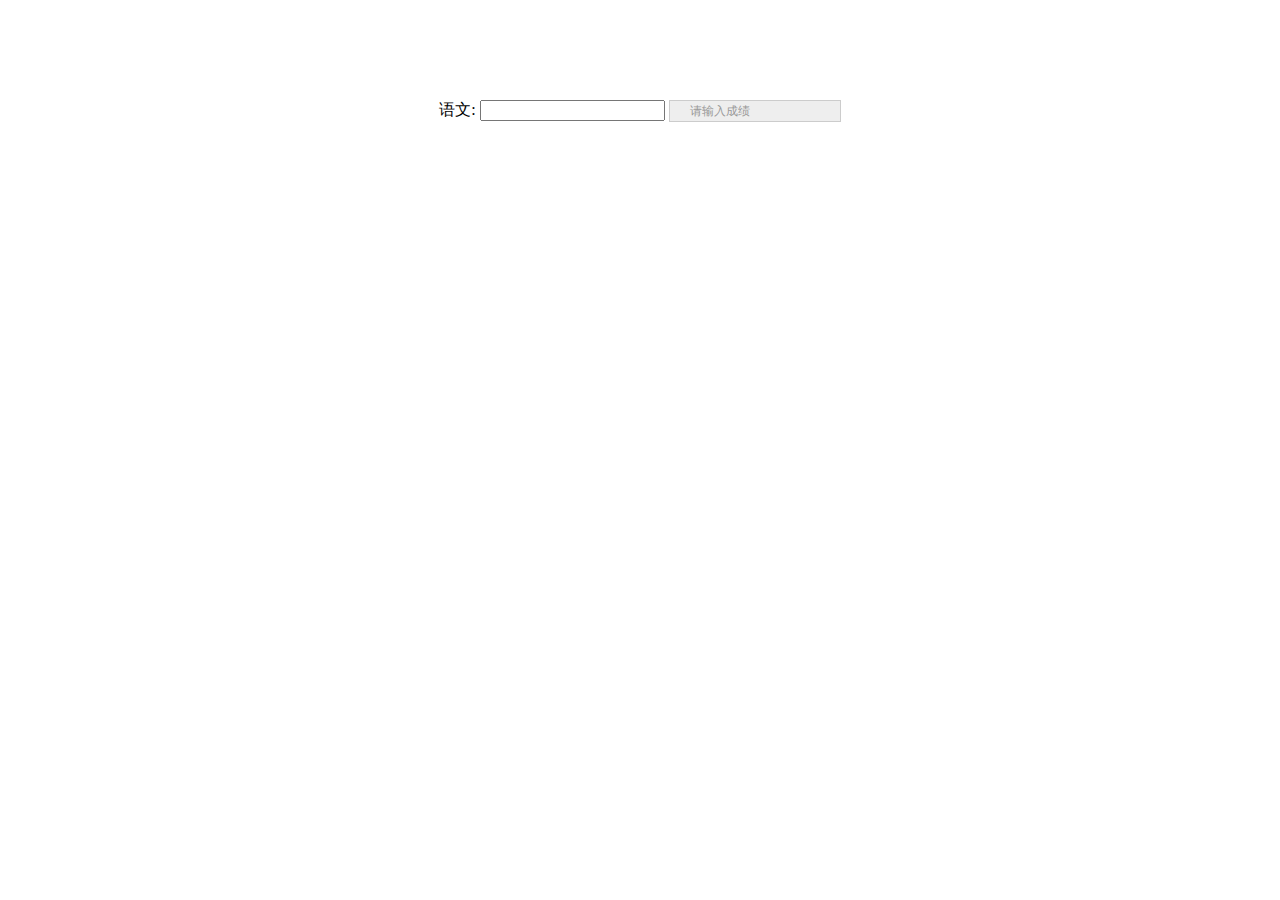
<file: index/demo2.html>
<!DOCTYPE html>
<html>
<head lang="en">
    <meta charset="UTF-8">
    <title></title>
    <style>
        .box {
            text-align: center;
            margin:100px auto;
        }
        span {
            display: inline-block;
            width: 150px;
            height: 20px;
            border: 1px solid #ccc;
            font-size:12px;
            line-height: 20px;
            text-align: left;
            padding-left: 20px;
            background-color: #eee;
            color:#999;
        }
        .right {  /*正确的*/
            color: #5EFF5E;
            background:url(images/right.png) no-repeat #DFFFDF 4px 3px;
            border: 1px solid #ACFFAC;
        }
        .wrong {  /*错误的*/
            background:url(images/wrong.png) no-repeat #FFDCD0 4px 3px;
            border: 1px solid #FFAC91;
            color: #FF6B39;
        }
    </style>
    <script>
        window.onload = function(){
            function $(id){ return document.getElementById(id);}
            $("txt").onblur = function(){   // 离开焦点判断
                // alert($("txt").value);
                 //alert(this.value);
                if(this.value == "")
                {
                    $("result").className ="wrong";
                    $("result").innerHTML = "内容不能为空";
                }
                else if(isNaN(this.value))  // 判断不是数字
                {
                    $("result").className ="wrong";
                    $("result").innerHTML = "请输入数字思密达";
                }
                else if(this.value >150 || this.value<0)
                {
                    $("result").className ="wrong";
                    $("result").innerHTML = "请输入合理的范围";
                }
                else
                {
                    $("result").className ="right";
                    $("result").innerHTML = "输入正确";
                }
            }

        }
    </script>
</head>
<body>
<div class="box">
    语文: <input type="text" id="txt"/>  <span id="result">请输入成绩</span>
</div>
</body>
</html>
</file>
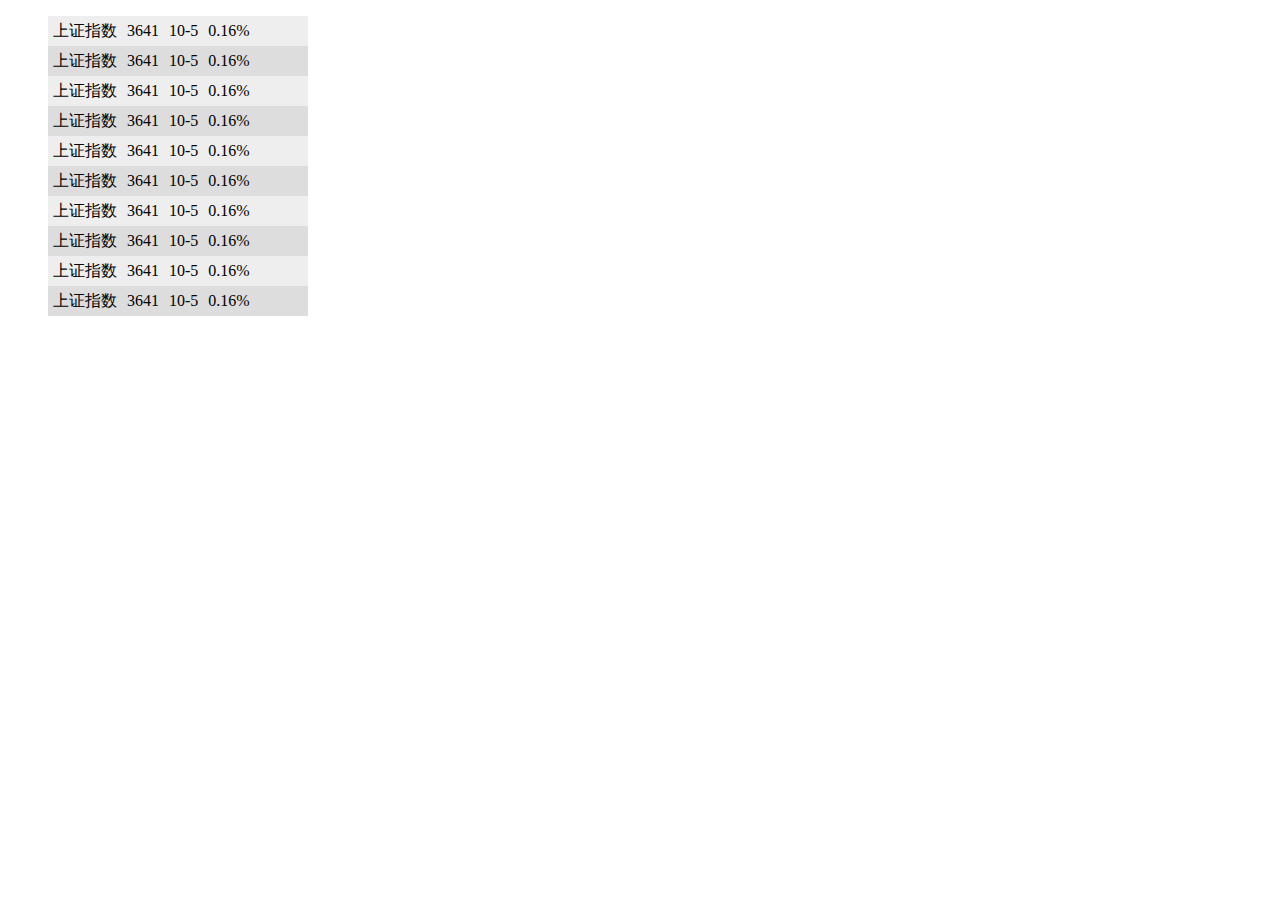
<file: index/demo3.html>
<!DOCTYPE html>
<html>
<head lang="en">
    <meta charset="UTF-8">
    <title></title>
    <style>
        .box {
            width: 300px;
        }
        li {
            line-height: 30px;
            list-style-type: none;
        }
        li span {
            margin:5px;
        }
        .current{
            background-color: #aaa!important;
        }
    </style>
    <script>
        window.onload = function(){
            var lis = document.getElementsByTagName("li");
            for(var i=0;i<lis.length;i++)
            {
                if(i % 2 == 0)
                {
                    lis[i].style.backgroundColor = "#eee";
                }
                else
                {
                    lis[i].style.backgroundColor = "#ddd";
                }

                lis[i].onmouseover = function(){

                    this.className = "current";
                }
                lis[i].onmouseout = function(){

                    this.className = "";
                }
            }

          /*  var lis = document.getElementsByTagName("li");  // 得到所有的li
//alert(lis.length);
            for(var i = 0; i<lis.length; i++)
            {
                if(i%2 == 0)  // 只有偶数能被2整除
                {
                    lis[i].style.backgroundColor = "#eee";
                }
                //鼠标经过li 的时候， 当前的底色变亮
                lis[i].onmouseover = function(){
                    this.className = "current";
                }
                lis[i].onmouseout = function(){
                    this.className = "";
                }
            }*/
        }
    </script>
</head>
<body>
<div class="box">
    <ul>
        <li>
            <span>上证指数</span><span>3641</span><span>10-5</span><span>0.16%</span>
        </li>
        <li>
            <span>上证指数</span><span>3641</span><span>10-5</span><span>0.16%</span>
        </li>
        <li>
            <span>上证指数</span><span>3641</span><span>10-5</span><span>0.16%</span>
        </li>
        <li>
            <span>上证指数</span><span>3641</span><span>10-5</span><span>0.16%</span>
        </li>
        <li>
            <span>上证指数</span><span>3641</span><span>10-5</span><span>0.16%</span>
        </li>
        <li>
            <span>上证指数</span><span>3641</span><span>10-5</span><span>0.16%</span>
        </li>
        <li>
            <span>上证指数</span><span>3641</span><span>10-5</span><span>0.16%</span>
        </li>
        <li>
            <span>上证指数</span><span>3641</span><span>10-5</span><span>0.16%</span>
        </li>
        <li>
            <span>上证指数</span><span>3641</span><span>10-5</span><span>0.16%</span>
        </li>
        <li>
            <span>上证指数</span><span>3641</span><span>10-5</span><span>0.16%</span>
        </li>
    </ul>
</div>
</body>
</html>
</file>
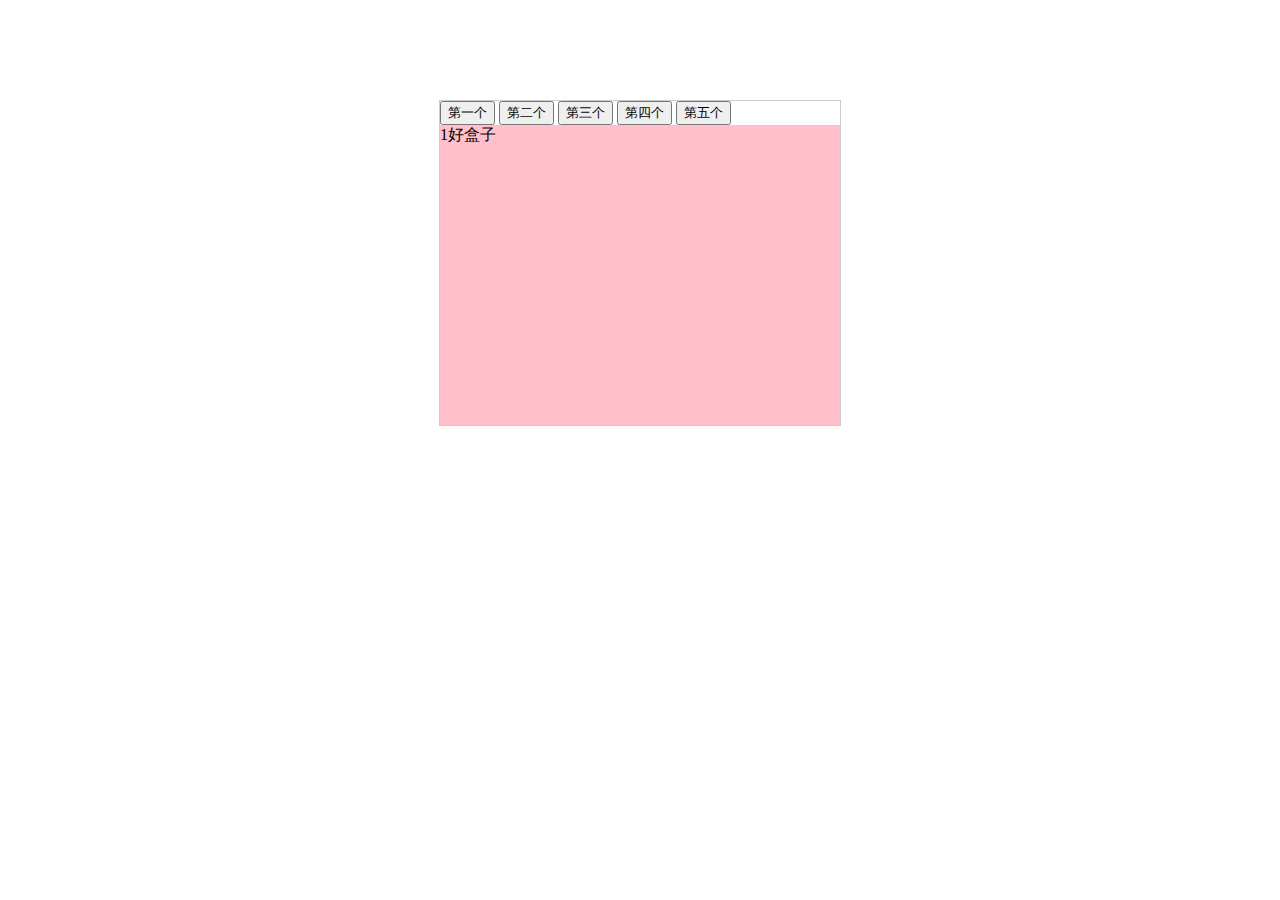
<file: index/demo4.html>
<!DOCTYPE html>
<html>
<head lang="en">
    <meta charset="UTF-8">
    <title></title>
    <style>
        .box {
            width: 400px;
            margin:100px auto;
            border:1px solid #ccc;
        }
        .bottom div{
            width:100%;
            height: 300px;
            background-color: pink;
            display: none;
        }
        .purple {
            background-color: purple;
        }

    </style>
    <script>
        window.onload = function(){
            var btns = document.getElementsByTagName("button");
            var divs = document.getElementById("divs").getElementsByTagName("div");
            for(var i=0;i<btns.length;i++)
            {
                btns[i].index = i;  // 难点
                btns[i].onclick = function(){
                    //让所有的 btn 类名清空
                    //alert(this.index);
                    for(var j=0;j<btns.length;j++)
                    {
                        btns[j].className = "";
                    }
                    // 当前的那个按钮 的添加 类名
                    this.className = "purple";
                    //先隐藏下面所有的 div盒子
                    for(var i=0;i<divs.length;i++)
                    {
                        divs[i].style.display = "none";
                    }
                    //留下中意的那个 跟点击的序号有关系的
                    divs[this.index].style.display ="block";
                }
            }
        }
    </script>
</head>
<body>
<div class="box">
    <div class="top">
        <button>第一个</button>
        <button>第二个</button>
        <button>第三个</button>
        <button>第四个</button>
        <button>第五个</button>
    </div>
    <div class="bottom" id="divs">
        <div style="display: block;">1好盒子</div>
        <div>2好盒子</div>
        <div>3好盒子</div>
        <div>4好盒子</div>
        <div>5好盒子</div>
    </div>
</div>

</body>
</html>
</file>
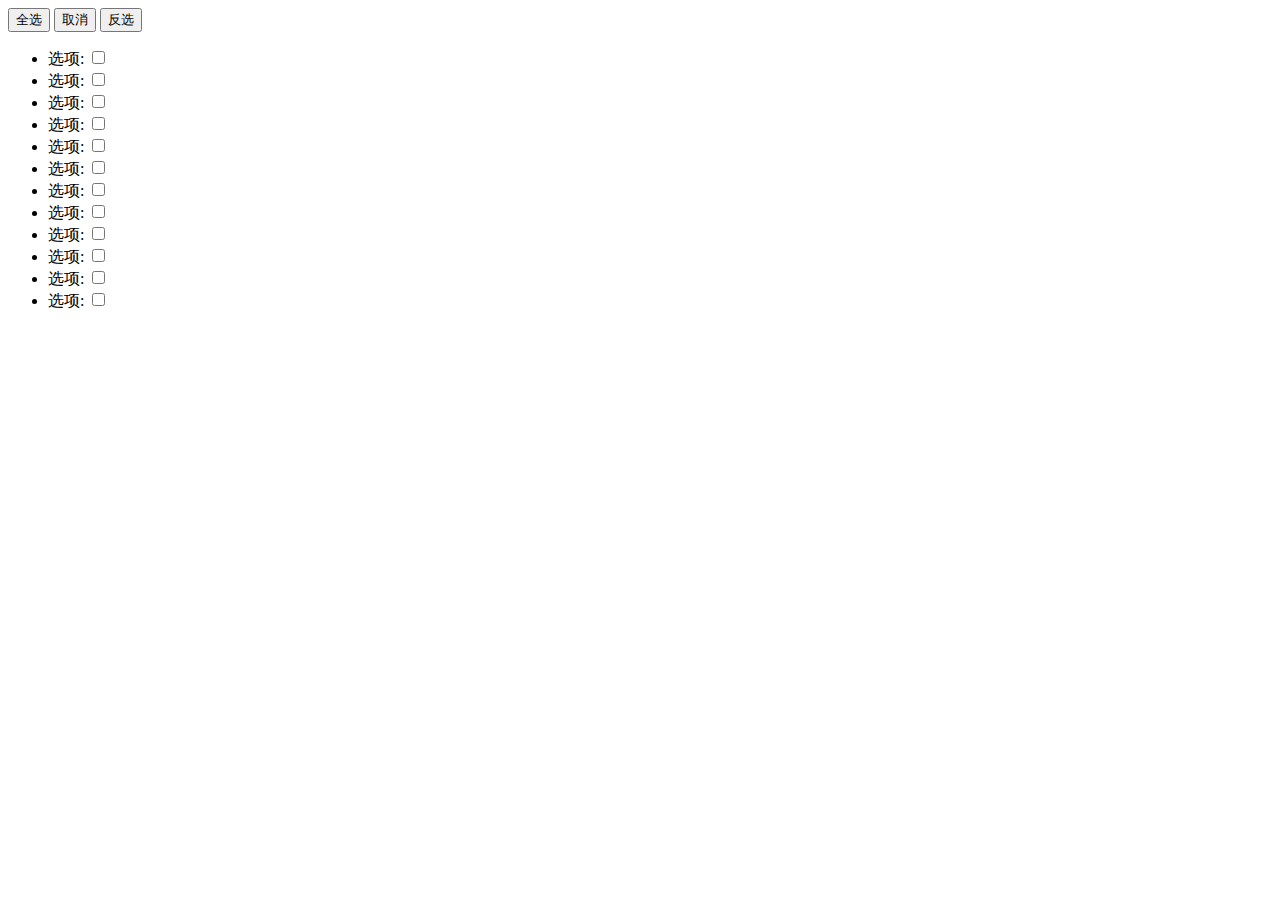
<file: index/demo5.html>
<!DOCTYPE html>
<html>
<head lang="en">
    <meta charset="UTF-8">
    <title></title>
    <script>
        window.onload = function(){
            var btns = document.getElementsByTagName("button"); // 得到了所有的button
            var inputs = document.getElementById("bottom").getElementsByTagName("input");
            // bottom 里面的input
       /*     btns[0].onclick = function(){

                for(var i=0; i<inputs.length;i++)
                {
                    inputs[i].checked = true;  // 选中表单
                }
            }

            btns[1].onclick = function(){

                for(var i=0;i<inputs.length;i++)
                {
                    inputs[i].checked = false;
                }
            }

            btns[2].onclick = function(){

                for(var i=0;i<inputs.length;i++)
                {
                    if(inputs[i].checked == true)
                    {
                        inputs[i].checked = false;
                    }
                    else
                    {
                        inputs[i].checked = true;
                    }
                }
            }*/

            /*全选和取消 函数*/
             function all(flag){
                 for(var i=0;i<inputs.length;i++)
                 {
                     inputs[i].checked = flag;
                 }
             }
             btns[0].onclick = function(){
                  all(true);
             };
             btns[1].onclick = function(){
                  all(false);
             };
             btns[2].onclick = function(){

                 for(var i=0;i<inputs.length;i++)
                 {
                     inputs[i].checked == true ?  inputs[i].checked = false : inputs[i].checked = true;
                 }
             }
        }
    </script>
</head>
<body>
<div id="top">
    <button>全选</button>
    <button>取消</button>
    <button>反选</button>
</div>
<div id="bottom">
    <ul>
        <li>选项: <input type="checkbox"/></li>
        <li>选项: <input type="checkbox"/></li>
        <li>选项: <input type="checkbox"/></li>
        <li>选项: <input type="checkbox"/></li>
        <li>选项: <input type="checkbox"/></li>
        <li>选项: <input type="checkbox"/></li>
        <li>选项: <input type="checkbox"/></li>
        <li>选项: <input type="checkbox"/></li>
        <li>选项: <input type="checkbox"/></li>
        <li>选项: <input type="checkbox"/></li>
        <li>选项: <input type="checkbox"/></li>
        <li>选项: <input type="checkbox"/></li>
    </ul>
</div>
</body>
</html>
</file>
<file: css/css.css>
@charset "UTF-8";
/*初始化  reset*/
blockquote,body,button,dd,dl,dt,fieldset,form,h1,h2,h3,h4,h5,h6,hr,input,legend,li,ol,p,pre,td,textarea,th,ul{margin:0;padding:0}
body,button,input,select,textarea{font:12px/1.5 "Microsoft YaHei", "微软雅黑", SimSun, "宋体", sans-serif;color: #666;}
ol,ul{list-style:none}
a{text-decoration:none}
fieldset,img{border:0;vertical-align:top;}
a,input,button,select,textarea{outline:none;}
a,button{cursor:pointer;}

.wrap{
    width:1200px;
    margin:100px auto;
}
.slide {
    height:500px;
    position: relative;
}
.slide li{
    position: absolute;
    left:200px;
    top:0;
}
.slide li img{
    width:100%;
}
.arrow{
    opacity: 0;
    position: relative;
    z-index:100;
}
.prev,.next{
    width:76px;
    height:112px;
    position: absolute;
    top:50%;
    margin-top:-56px;
    background: url(../images/prev.png) no-repeat;
    z-index: 99;
}
.next{
    right:0;
    background-image: url(../images/next.png);
}
</file>
